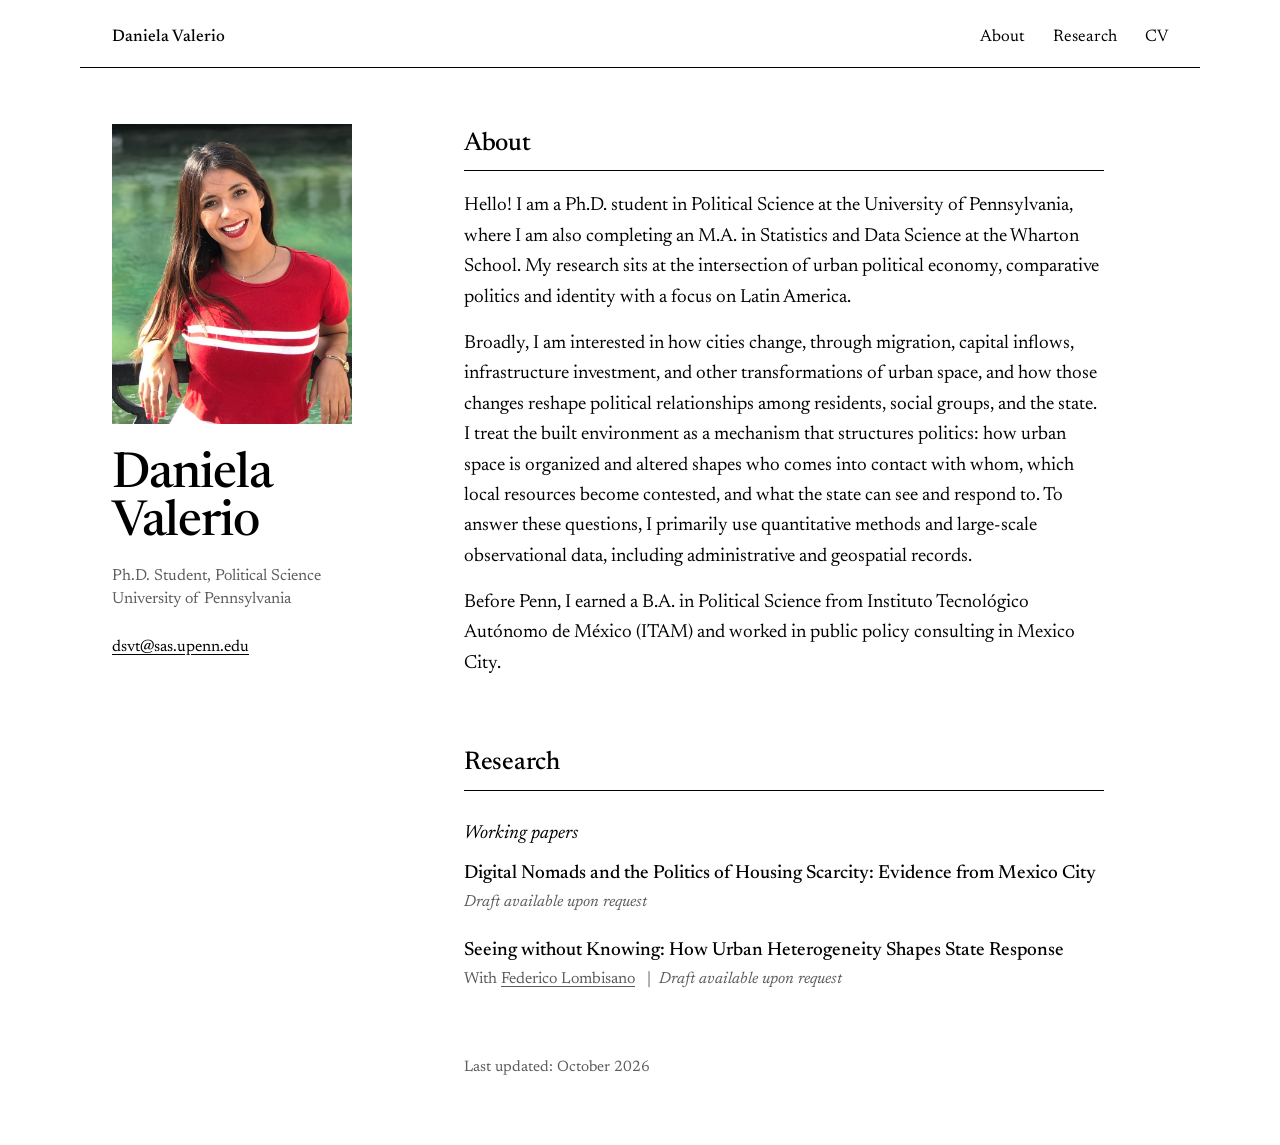
<file: index.html>
<!DOCTYPE html>
<html lang="en">
<head>
  <meta charset="utf-8">
  <meta name="viewport" content="width=device-width, initial-scale=1">
  <title>Daniela Valerio</title>
  <meta name="description" content="Daniela Valerio, Ph.D. student in Political Science at the University of Pennsylvania. Urban political economy and comparative politics in Latin America.">
  <link rel="preconnect" href="https://fonts.googleapis.com">
  <link rel="preconnect" href="https://fonts.gstatic.com" crossorigin>
  <link href="https://fonts.googleapis.com/css2?family=Newsreader:ital,opsz,wght@0,6..72,400;0,6..72,500;0,6..72,600;1,6..72,400&display=swap" rel="stylesheet">
  <link rel="stylesheet" href="style.css">
</head>
<body>
  <a class="skip" href="#main">Skip to content</a>
  <header class="topbar">
    <a class="home" href="index.html">Daniela Valerio</a>
    <nav aria-label="Site">
      <a href="index.html#about">About</a>
      <a href="index.html#research">Research</a>
      <a href="cv.html">CV</a>
    </nav>
  </header>
  <div class="page">

    <!-- ============ LEFT COLUMN: who and how to reach me ============ -->
    <header class="side">
      <img class="photo" src="files/img/photo.jpg" alt="Portrait of Daniela Valerio" onerror="this.remove()">
      <h1 class="name">Daniela<br>Valerio</h1>
      <p class="role">Ph.D. Student, Political Science<br>University of Pennsylvania</p>

      <ul class="contact">
        <li><a href="mailto:dsvt@sas.upenn.edu">dsvt@sas.upenn.edu</a></li>
        <!-- Profiles you want public: move a line out of this comment block (above it) to show it.
        <li><a href="https://github.com/USERNAME">GitHub</a></li>
        <li><a href="https://bsky.app/profile/HANDLE">Bluesky</a></li>
        <li><a href="https://www.linkedin.com/in/HANDLE">LinkedIn</a></li>
        -->
      </ul>
    </header>

    <!-- ============ RIGHT COLUMN: content ============ -->
    <main id="main" class="content">

      <section id="about" aria-labelledby="about-h">
        <h2 id="about-h">About</h2>
        <p> Hello! I am a Ph.D. student in Political Science at the University of Pennsylvania, where I am also completing an M.A. in Statistics and Data Science at the Wharton School. My research sits at the intersection of urban political economy, comparative politics and identity with a focus on Latin America.</p>
        <p>Broadly, I am interested in how cities change, through migration, capital inflows, infrastructure investment, and other transformations of urban space, and how those changes reshape political relationships among residents, social groups, and the state. I treat the built environment as a mechanism that structures politics: how urban space is organized and altered shapes who comes into contact with whom, which local resources become contested, and what the state can see and respond to. To answer these questions, I primarily use quantitative methods and large-scale observational data, including administrative and geospatial records.</p>
        <p>Before Penn, I earned a B.A. in Political Science from Instituto Tecnol&oacute;gico Aut&oacute;nomo de M&eacute;xico (ITAM) and worked in public policy consulting in Mexico City. </p>
      </section>

      <section id="research" aria-labelledby="research-h">
        <h2 id="research-h">Research</h2>

        <h3>Working papers</h3>
        <ul class="papers">
          <li>
            <p class="title">Digital Nomads and the Politics of Housing Scarcity: Evidence from Mexico City</p>
            <p class="meta"><span class="status">Draft available upon request</span></p>
          </li>
          <li>
            <p class="title">Seeing without Knowing: How Urban Heterogeneity Shapes State Response</p>
            <p class="meta">With <a href="https://www.fedelombisano.com">Federico Lombisano</a> <span class="status">Draft available upon request</span></p>
          </li>
        </ul>

        <!-- When you have one, copy a <li> block above into a new list:
        <h3>Publications</h3>
        <ul class="papers"> ... </ul>
        To link a paper PDF: <a class="pdf" href="files/papers/P01_DigitalNomads_v03.pdf">PDF</a>
        -->
      </section>

      <footer class="foot">
        <p>Last updated: October 2026</p>
      </footer>
    </main>
  </div>
</body>
</html>
</file>
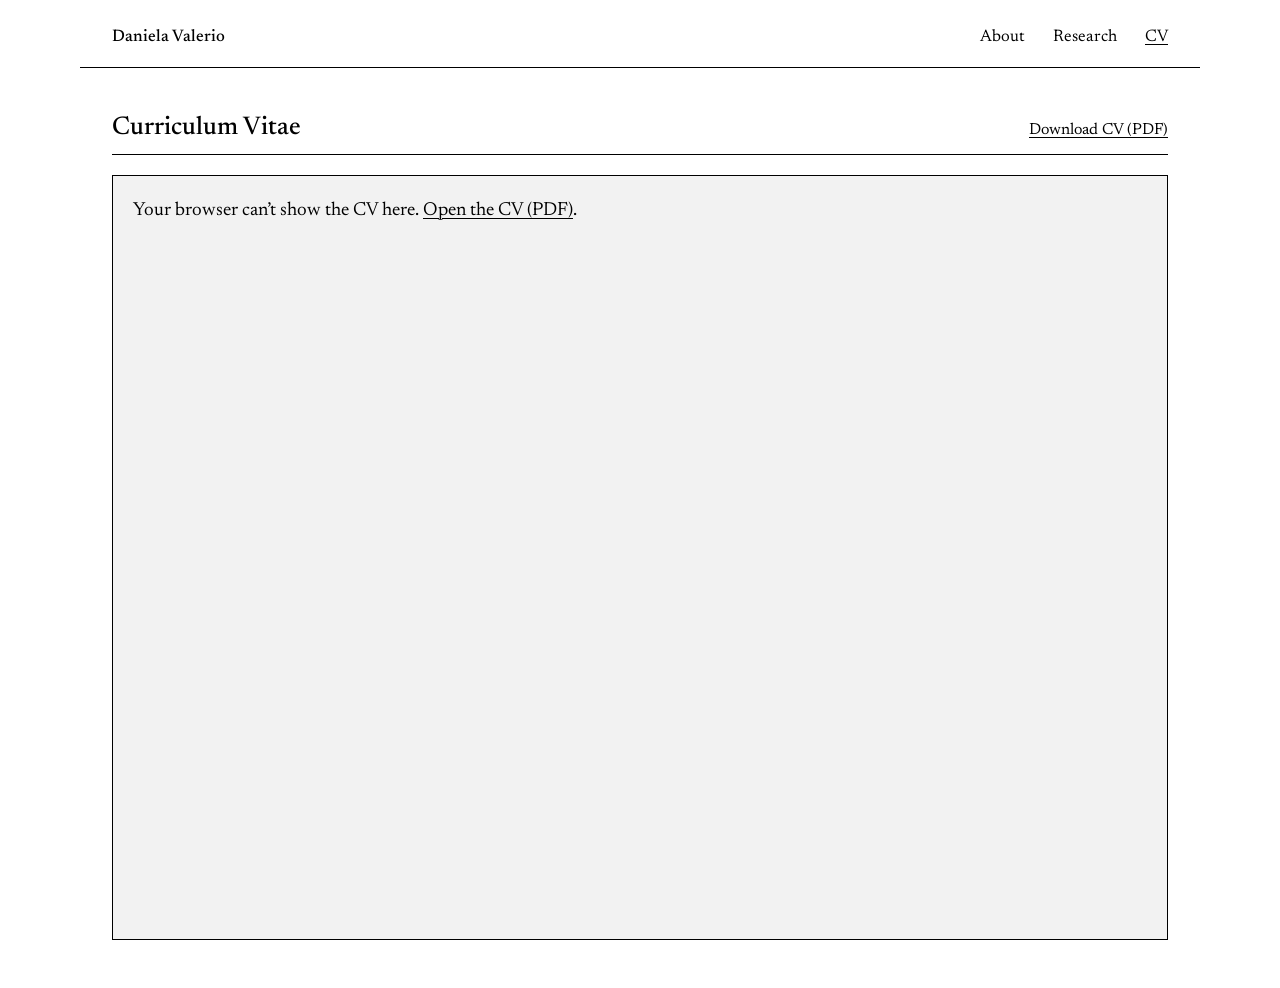
<file: cv.html>
<!DOCTYPE html>
<html lang="en">
<head>
  <meta charset="utf-8">
  <meta name="viewport" content="width=device-width, initial-scale=1">
  <title>CV | Daniela Valerio</title>
  <link rel="preconnect" href="https://fonts.googleapis.com">
  <link rel="preconnect" href="https://fonts.gstatic.com" crossorigin>
  <link href="https://fonts.googleapis.com/css2?family=Newsreader:ital,opsz,wght@0,6..72,400;0,6..72,500;0,6..72,600;1,6..72,400&display=swap" rel="stylesheet">
  <link rel="stylesheet" href="style.css">
</head>
<body>
  <a class="skip" href="#main">Skip to content</a>
  <header class="topbar">
    <a class="home" href="index.html">Daniela Valerio</a>
    <nav aria-label="Site">
      <a href="index.html#about">About</a>
      <a href="index.html#research">Research</a>
      <a href="cv.html" aria-current="page">CV</a>
    </nav>
  </header>

  <main id="main" class="cv-page">
    <div class="cv-head">
      <h1>Curriculum Vitae</h1>
      <a class="download" href="files/Valerio_CV.pdf" download>Download CV (PDF)</a>
    </div>
    <object class="cv-frame" data="files/Valerio_CV.pdf#view=FitH" type="application/pdf" aria-label="CV of Daniela Valerio">
      <p class="fallback">Your browser can&rsquo;t show the CV here. <a href="files/Valerio_CV.pdf">Open the CV (PDF)</a>.</p>
    </object>
  </main>
</body>
</html>
</file>
<file: style.css>
/* ===== Black and white, one typeface (Newsreader), two columns ===== */
:root{
  --paper:#ffffff;
  --ink:#000000;
  --muted:#5c5c5c;
  --rule:#000000;
  --soft:#f2f2f2;
  color-scheme: light dark;
}
@media (prefers-color-scheme: dark){
  :root{ --paper:#000000; --ink:#ffffff; --muted:#a8a8a8; --rule:#ffffff; --soft:#141414; }
}
*{ box-sizing:border-box; }
html{ scroll-behavior:smooth; scroll-padding-top:1.5rem; }
@media (prefers-reduced-motion: reduce){ html{ scroll-behavior:auto; } }
body{
  margin:0; background:var(--paper); color:var(--ink);
  font-family:"Newsreader", Georgia, "Times New Roman", serif;
  font-size:1.1875rem; line-height:1.6;
  font-optical-sizing:auto;
}
a{ color:inherit; text-decoration:underline; text-decoration-thickness:1px; text-underline-offset:0.18em; }
a:hover{ text-decoration-thickness:2px; }
a:focus-visible{ outline:2px solid var(--ink); outline-offset:3px; }
.skip{ position:absolute; left:-999px; }
.skip:focus{ left:1rem; top:1rem; background:var(--paper); padding:.4rem .7rem; outline:2px solid var(--ink); }

.page{
  max-width:1120px; margin:0 auto; padding:3.5rem 2rem 3rem;
  display:grid; grid-template-columns:17rem 1fr; gap:5rem;
}

/* ----- top bar (on every page) ----- */
.topbar{
  max-width:1120px; margin:0 auto; padding:1.5rem 2rem 1rem;
  display:flex; justify-content:space-between; align-items:baseline; gap:1.5rem;
  border-bottom:1px solid var(--rule);
}
.topbar .home{ text-decoration:none; font-weight:500; font-size:1.05rem; }
.topbar nav{ display:flex; gap:1.75rem; }
.topbar nav a{ text-decoration:none; font-size:1.05rem; }
.topbar nav a:hover, .topbar nav a[aria-current="page"]{ text-decoration:underline; }

/* ----- CV page ----- */
.cv-page{ max-width:1120px; margin:0 auto; padding:2.5rem 2rem 3rem; }
.cv-page h1{ font-size:1.6rem; font-weight:500; margin:0; padding-bottom:.35rem; }

/* ----- left column ----- */
.side{ position:sticky; top:2.5rem; align-self:start; }
.photo{
  display:block; width:100%; max-width:15rem; aspect-ratio:4/5; object-fit:cover;
  margin-bottom:1.75rem;
}
.name{
  font-size:3.1rem; line-height:0.98; font-weight:500; letter-spacing:-0.02em;
  margin:0 0 1rem;
}
.role{ margin:0 0 1.5rem; color:var(--muted); font-size:1rem; line-height:1.45; }
.contact{ list-style:none; padding:0; margin:0; font-size:1rem; }
.contact li{ margin:.2rem 0; }

/* ----- right column ----- */
.content{ max-width:40rem; }
section{ margin-bottom:4rem; }
h2{
  font-size:1.6rem; font-weight:500; margin:0 0 1.25rem; letter-spacing:-0.01em;
  padding-bottom:.35rem; border-bottom:1px solid var(--rule);
}
h3{ font-size:1.1875rem; font-style:italic; font-weight:400; margin:1.75rem 0 .75rem; }
p{ margin:0 0 1rem; }

.papers{ list-style:none; padding:0; margin:0; }
.papers li{ margin:0 0 1.4rem; }
.papers .title{ margin:0; font-weight:500; line-height:1.35; }
.papers .meta{ margin:.2rem 0 0; color:var(--muted); font-size:1rem; }
.papers .status{ font-style:italic; }
.papers .meta a + .status::before{ content:"  |  "; font-style:normal; white-space:pre; }

.cv-head{ display:flex; align-items:baseline; justify-content:space-between; gap:1rem; border-bottom:1px solid var(--rule); margin-bottom:1.25rem; }
.cv-head h2{ border:0; margin:0; padding-bottom:.35rem; }
.download{ font-size:1rem; white-space:nowrap; }
.cv-frame{ display:block; width:100%; height:85vh; min-height:32rem; border:1px solid var(--rule); background:var(--soft); }
.fallback{ padding:1.25rem; }

.foot{ color:var(--muted); font-size:.95rem; }

/* ----- mobile: one column ----- */
@media (max-width: 860px){
  .page{ grid-template-columns:1fr; gap:2.5rem; padding:2.5rem 1.25rem 2rem; }
  .side{ position:static; }
  .photo{ max-width:11rem; }
  .name{ font-size:2.6rem; }
  .topbar{ padding:1.1rem 1.25rem .8rem; }
  .topbar nav{ gap:1.1rem; }
  .cv-page{ padding:1.75rem 1.25rem 2rem; }
  .cv-frame{ height:70vh; min-height:24rem; }
}
</file>
